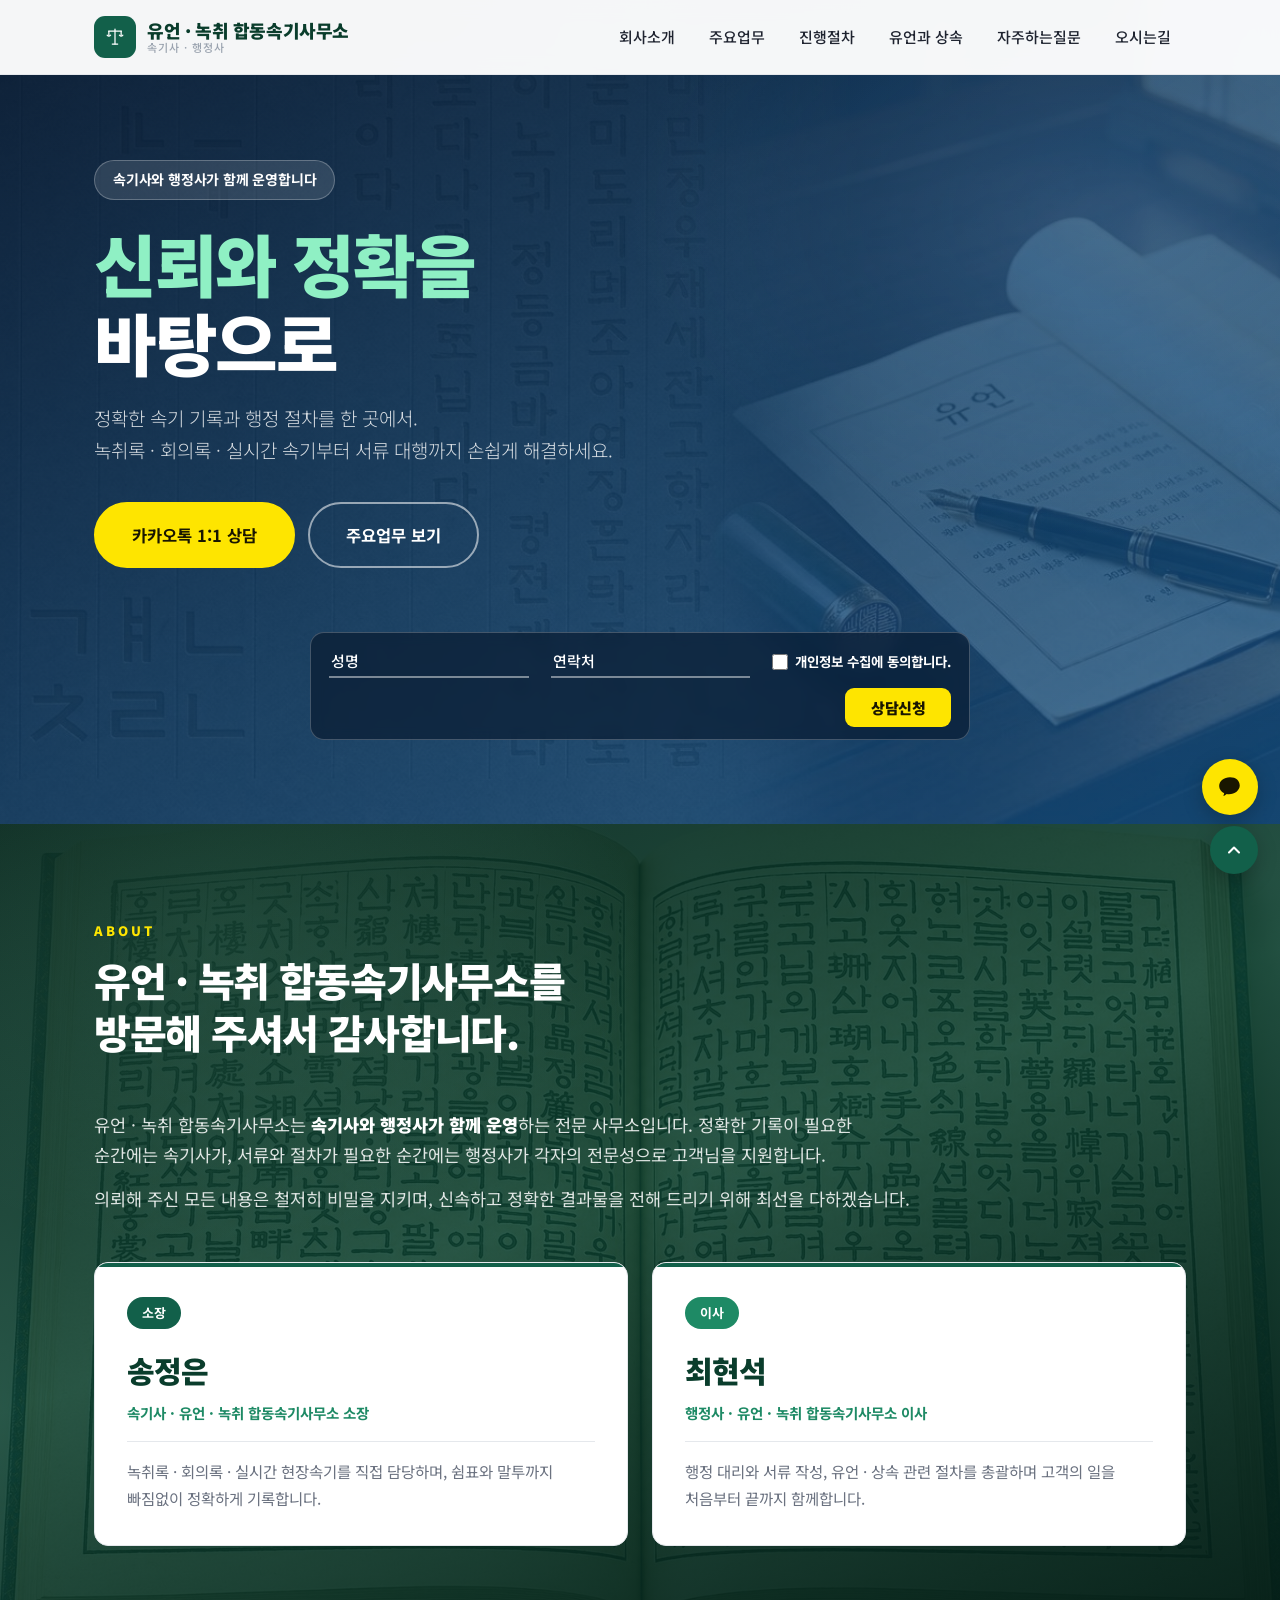
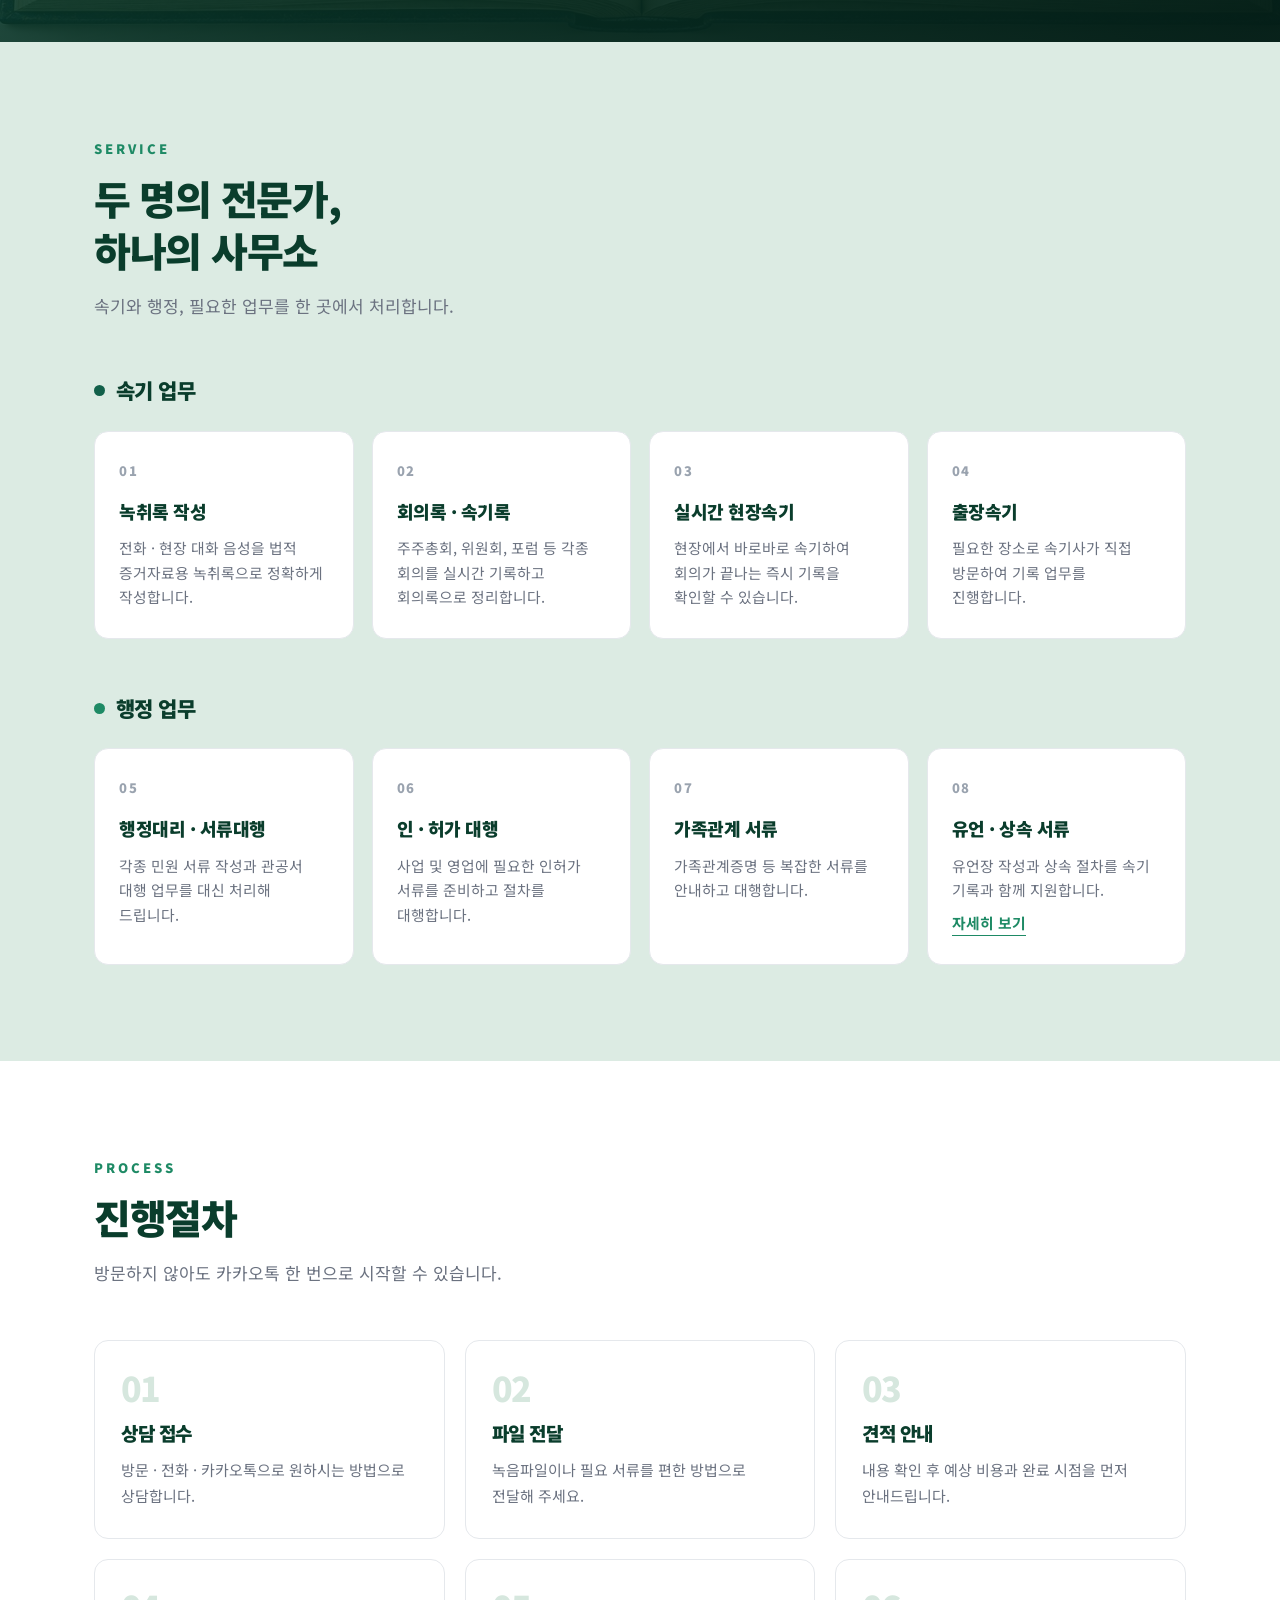
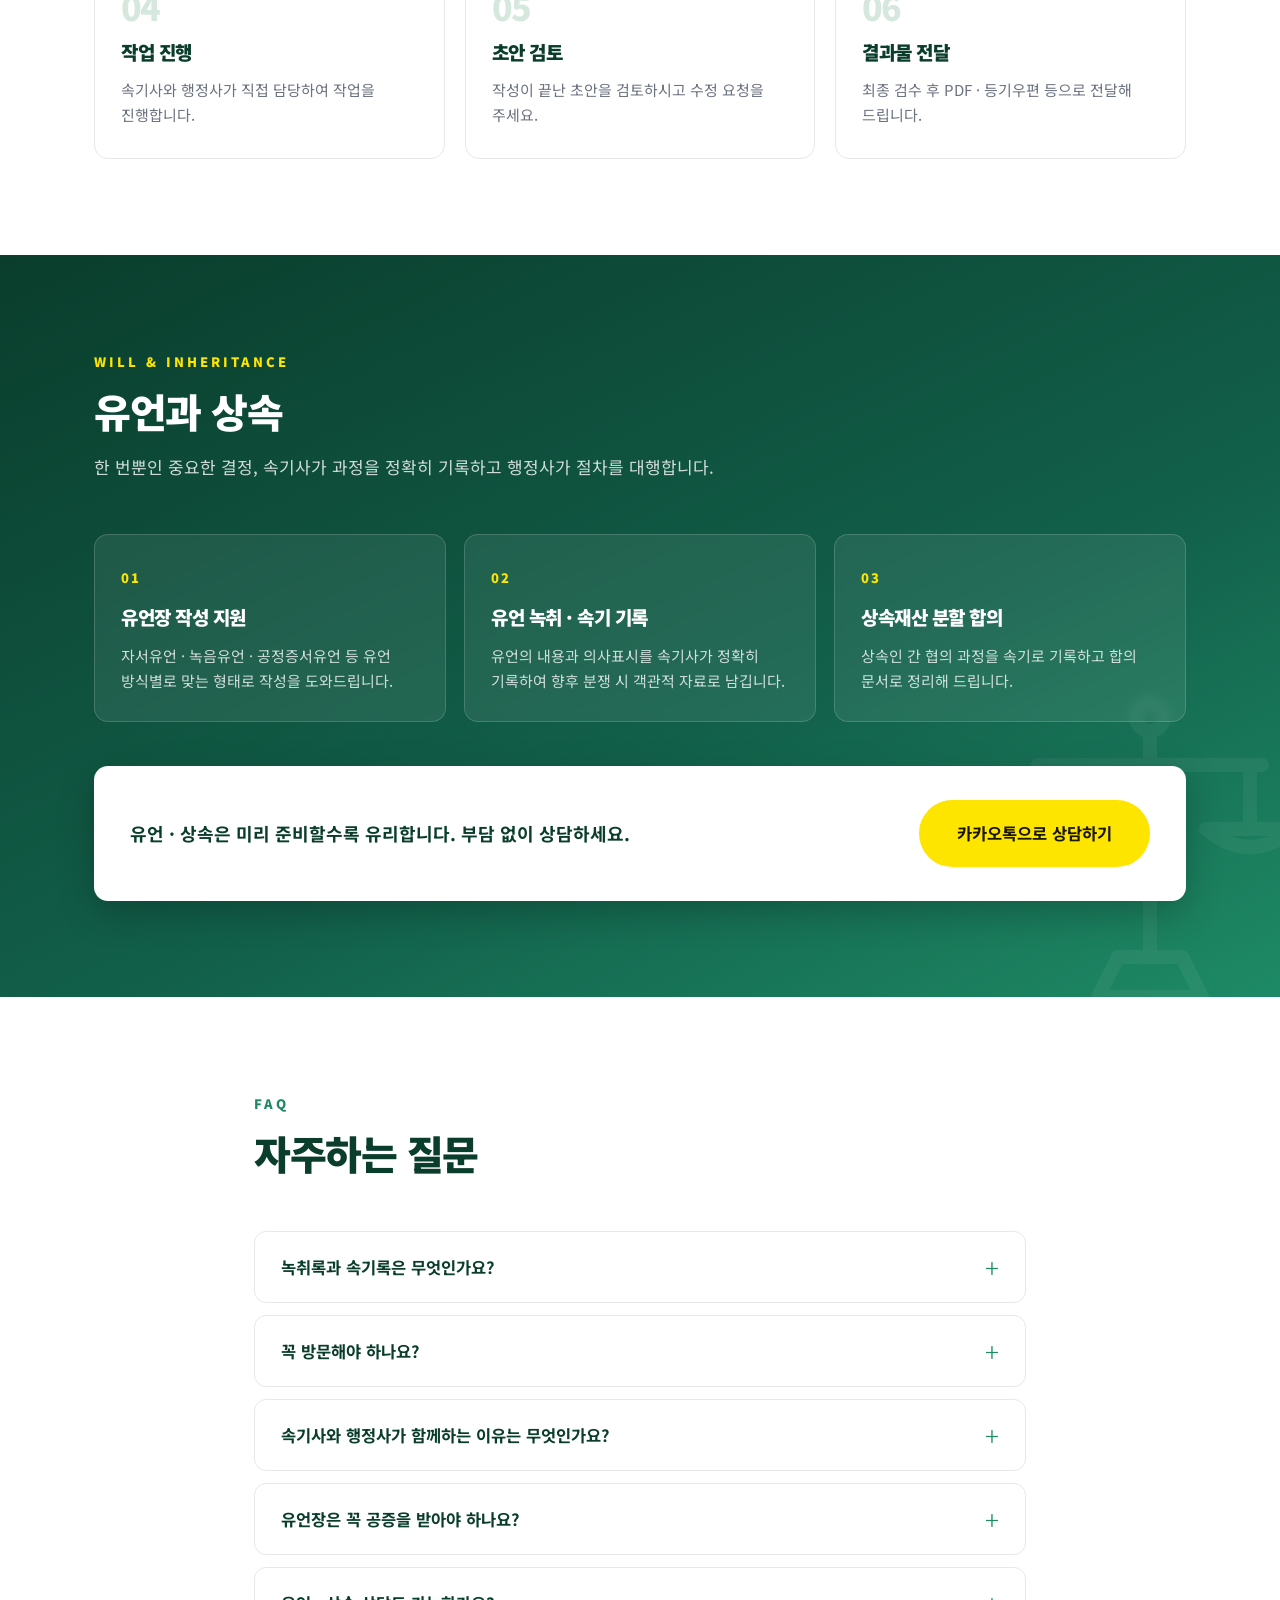
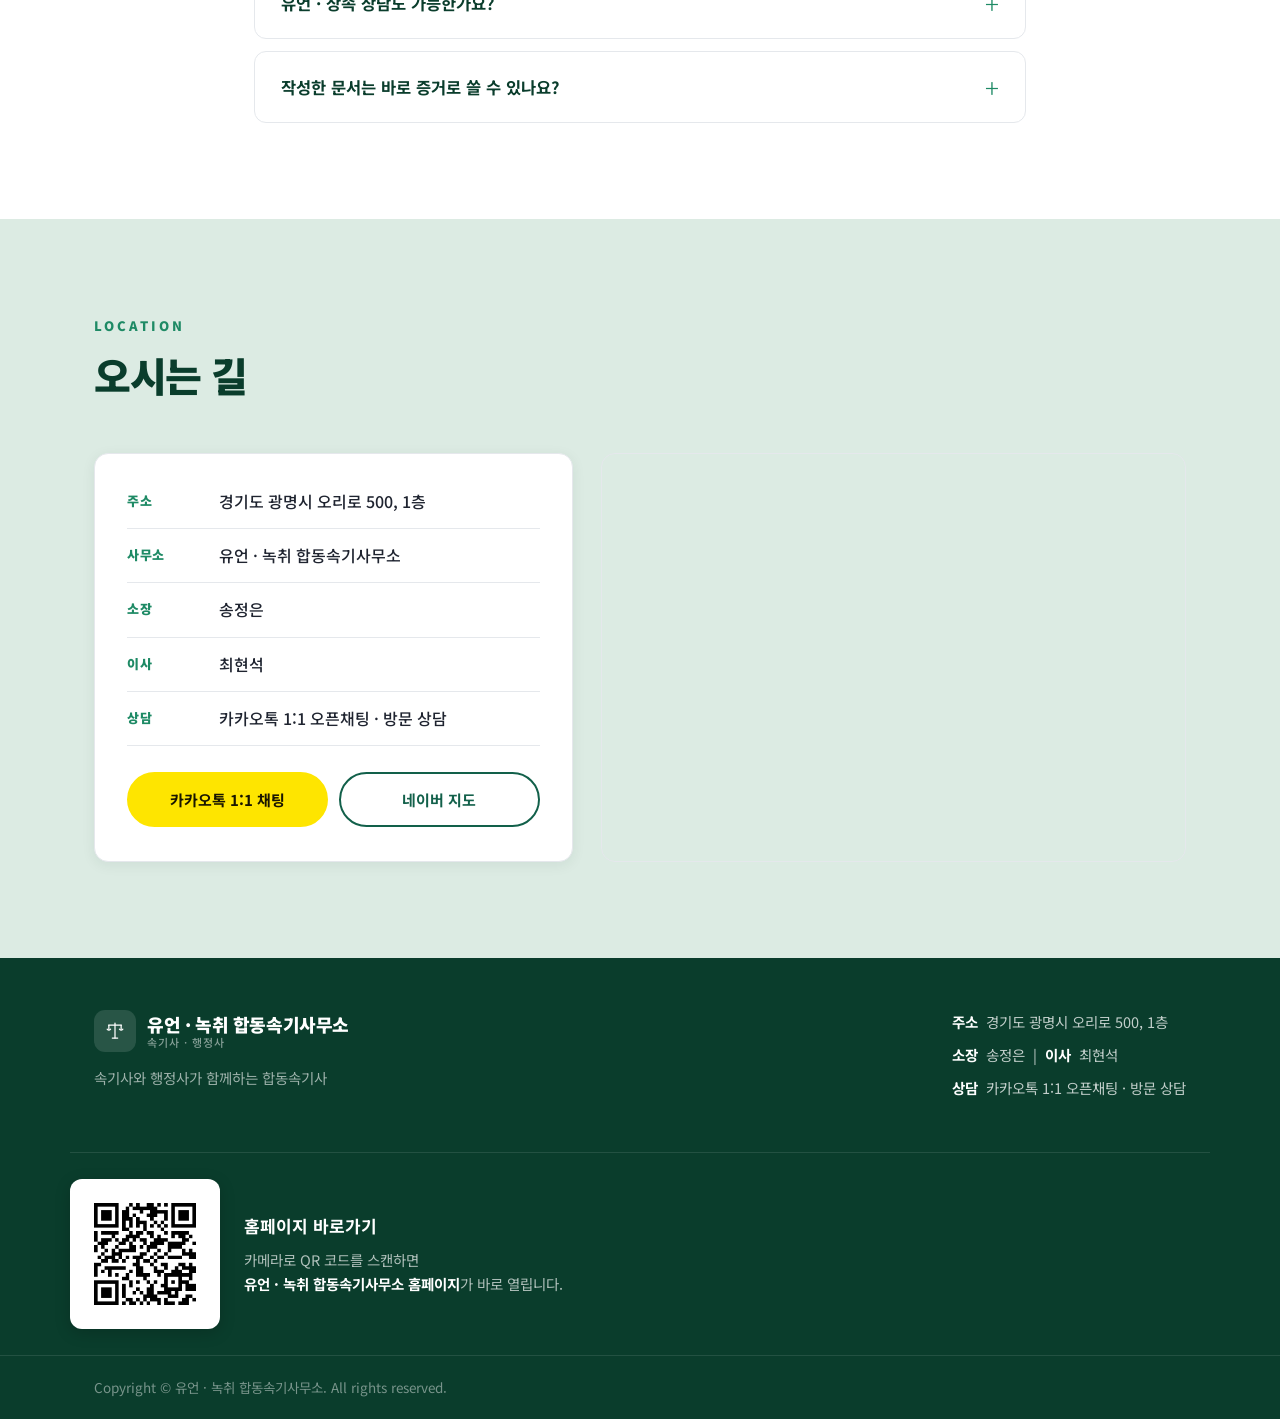
<file: index.html>
<!DOCTYPE html>
<html lang="ko">
<head>
<meta charset="UTF-8">
<meta name="viewport" content="width=device-width, initial-scale=1.0">
<title>유언 · 녹취 합동속기사무소 | 속기사와 행정사가 함께하는 합동속기사</title>
<meta name="description" content="속기사와 행정사가 함께 운영하는 유언 · 녹취 합동속기사무소. 녹취록·회의록·실시간 속기, 행정대리, 유언과 상속까지 one-stop으로 도와드립니다. 경기 광명시 오리로 500, 1층">

<!--
  ══════════════════════════════════════════════
  카카오톡 오픈채팅 URL 변경 방법
  ────────────────────────────────────────────────
  1) js/script.js 파일 맨 위의 KAKAO_CHAT_URL 값만 교체하면
     페이지 전체 카카오톡 버튼에 일괄 적용됩니다.
  ══════════════════════════════════════════════
-->

<link rel="preconnect" href="https://fonts.googleapis.com">
<link rel="preconnect" href="https://fonts.gstatic.com" crossorigin>
<link href="https://fonts.googleapis.com/css2?family=Noto+Sans+KR:wght@300;400;500;700;900&display=swap" rel="stylesheet">
<link rel="stylesheet" href="css/style.css?v=14">

<!-- 사이트를 열면 항상 첫 화면(상단)부터 보이도록
     1) 브라우저의 '이전 스크롤 위치 복원' 기능을 끈다.
     2) 외부 스크립트 캐시와 무관하게 이 문서 안에서 바로 상단으로 이동한다. -->
<script>
  if ('scrollRestoration' in history) history.scrollRestoration = 'manual';
  function __goTopNow() {
    if (location.hash && location.hash !== '#') return;
    try { window.scrollTo({ top: 0, left: 0, behavior: 'instant' }); }
    catch (e) { window.scrollTo(0, 0); }
  }
  window.addEventListener('load', __goTopNow);
  if (document.readyState === 'complete') __goTopNow();
</script>
</head>
<body id="top">

<!-- ========== 상단 헤더 ========== -->
<header class="header" id="header">
  <div class="container header__inner">
    <a href="#" class="logo">
      <span class="logo__mark"><svg viewBox="0 0 200 250" fill="none" stroke="currentColor" stroke-width="13" stroke-linecap="round" stroke-linejoin="round"><line x1="100" y1="42" x2="100" y2="198"/><line x1="36" y1="64" x2="164" y2="64"/><line x1="72" y1="198" x2="128" y2="198"/><line x1="36" y1="64" x2="36" y2="106"/><path d="M18 106 Q36 126 54 106"/><line x1="164" y1="64" x2="164" y2="106"/><path d="M146 106 Q164 126 182 106"/></svg></span>
      <span class="logo__text">
        <strong>유언 · 녹취 합동속기사무소</strong>
        <small>속기사 · 행정사</small>
      </span>
    </a>

    <nav class="nav" id="nav">
      <a href="#about">회사소개</a>
      <a href="#service">주요업무</a>
      <a href="#process">진행절차</a>
      <a href="#will">유언과 상속</a>
      <a href="#faq">자주하는질문</a>
      <a href="#location">오시는길</a>
    </nav>

    <button class="burger" id="burger" aria-label="메뉴 열기">
      <span></span><span></span><span></span>
    </button>
  </div>
</header>

<!-- ========== 메인 비주얼 ========== -->
<section class="hero">
  <div class="container hero__inner">
    <p class="hero__eyebrow">속기사와 행정사가 함께 운영합니다</p>
    <h1 class="hero__title">
      <em>신뢰와 정확을</em><br>
      바탕으로
    </h1>
    <p class="hero__desc">
      정확한 속기 기록과 행정 절차를 한 곳에서.<br>
      녹취록 · 회의록 · 실시간 속기부터 서류 대행까지 손쉽게 해결하세요.
    </p>
    <div class="hero__btns">
      <a href="kakao.html" class="btn btn--kakao btn--lg">카카오톡 1:1 상담</a>
      <a href="#service" class="btn btn--line btn--lg">주요업무 보기</a>
    </div>
  </div>

  <!-- 상담 입력창 : 히어로 오른쪽 하단에 배치 / 신청 시 메일 프로그램으로 전송 -->
  <div class="container hero-form-wrap">
    <form class="hero-form" id="consultForm" novalidate>
      <div class="hero-form__field">
        <label class="sr-only" for="cfName">성명</label>
        <input type="text" id="cfName" name="성명" placeholder="성명" autocomplete="name">
      </div>
      <div class="hero-form__field">
        <label class="sr-only" for="cfTel">연락처</label>
        <input type="tel" id="cfTel" name="연락처" placeholder="연락처" autocomplete="tel">
      </div>
      <label class="hero-form__agree" for="cfAgree">
        <input type="checkbox" id="cfAgree" name="개인정보수집동의" value="동의">
        <span>개인정보 수집에 동의합니다.</span>
      </label>
      <button type="submit" class="hero-form__submit">상담신청</button>
      <p class="hero-form__msg" id="consultMsg" role="status" aria-live="polite"></p>
    </form>
  </div>
</section>

<!-- ========== 회사소개 ========== -->
<section class="section" id="about">
  <div class="container">
    <div class="sec-head sec-head--light">
      <p class="sec-head__eyebrow">ABOUT</p>
      <h2 class="sec-head__title">유언 · 녹취 합동속기사무소를<br>방문해 주셔서 감사합니다.</h2>
    </div>

    <div class="about__text">
      <p>
        유언 · 녹취 합동속기사무소는 <strong>속기사와 행정사가 함께 운영</strong>하는 전문 사무소입니다.
        정확한 기록이 필요한 순간에는 속기사가, 서류와 절차가 필요한 순간에는 행정사가
        각자의 전문성으로 고객님을 지원합니다.
      </p>
      <p>
        의뢰해 주신 모든 내용은 철저히 비밀을 지키며, 신속하고 정확한 결과물을 전해 드리기 위해 최선을 다하겠습니다.
      </p>
    </div>

    <div class="people">
      <article class="person">
        <div class="person__badge">소장</div>
        <h3 class="person__name">송정은</h3>
        <p class="person__role">속기사 · 유언 · 녹취 합동속기사무소 소장</p>
        <p class="person__desc">
          녹취록 · 회의록 · 실시간 현장속기를 직접 담당하며,
          쉼표와 말투까지 빠짐없이 정확하게 기록합니다.
        </p>
      </article>

      <article class="person">
        <div class="person__badge person__badge--alt">이사</div>
        <h3 class="person__name">최현석</h3>
        <p class="person__role">행정사 · 유언 · 녹취 합동속기사무소 이사</p>
        <p class="person__desc">
          행정 대리와 서류 작성, 유언 · 상속 관련 절차를 총괄하며
          고객의 일을 처음부터 끝까지 함께합니다.
        </p>
      </article>
    </div>
  </div>
</section>

<!-- ========== 주요업무 ========== -->
<section class="section section--gray" id="service">
  <div class="container">
    <div class="sec-head">
      <p class="sec-head__eyebrow">SERVICE</p>
      <h2 class="sec-head__title">두 명의 전문가,<br>하나의 사무소</h2>
      <p class="sec-head__desc">속기와 행정, 필요한 업무를 한 곳에서 처리합니다.</p>
    </div>

    <div class="svc-group">
      <h3 class="svc-group__title"><span class="dot"></span>속기 업무</h3>
      <div class="cards">
        <div class="card">
          <div class="card__num">01</div>
          <h4>녹취록 작성</h4>
          <p>전화 · 현장 대화 음성을 법적 증거자료용 녹취록으로 정확하게 작성합니다.</p>
        </div>
        <div class="card">
          <div class="card__num">02</div>
          <h4>회의록 · 속기록</h4>
          <p>주주총회, 위원회, 포럼 등 각종 회의를 실시간 기록하고 회의록으로 정리합니다.</p>
        </div>
        <div class="card">
          <div class="card__num">03</div>
          <h4>실시간 현장속기</h4>
          <p>현장에서 바로바로 속기하여 회의가 끝나는 즉시 기록을 확인할 수 있습니다.</p>
        </div>
        <div class="card">
          <div class="card__num">04</div>
          <h4>출장속기</h4>
          <p>필요한 장소로 속기사가 직접 방문하여 기록 업무를 진행합니다.</p>
        </div>
      </div>
    </div>

    <div class="svc-group">
      <h3 class="svc-group__title"><span class="dot dot--alt"></span>행정 업무</h3>
      <div class="cards">
        <div class="card">
          <div class="card__num">05</div>
          <h4>행정대리 · 서류대행</h4>
          <p>각종 민원 서류 작성과 관공서 대행 업무를 대신 처리해 드립니다.</p>
        </div>
        <div class="card">
          <div class="card__num">06</div>
          <h4>인 · 허가 대행</h4>
          <p>사업 및 영업에 필요한 인허가 서류를 준비하고 절차를 대행합니다.</p>
        </div>
        <div class="card">
          <div class="card__num">07</div>
          <h4>가족관계 서류</h4>
          <p>가족관계증명 등 복잡한 서류를 안내하고 대행합니다.</p>
        </div>
        <div class="card">
          <div class="card__num">08</div>
          <h4>유언 · 상속 서류</h4>
          <p>유언장 작성과 상속 절차를 속기 기록과 함께 지원합니다. <a href="#will" class="card__link">자세히 보기</a></p>
        </div>
      </div>
    </div>
  </div>
</section>

<!-- ========== 진행절차 ========== -->
<section class="section" id="process">
  <div class="container">
    <div class="sec-head">
      <p class="sec-head__eyebrow">PROCESS</p>
      <h2 class="sec-head__title">진행절차</h2>
      <p class="sec-head__desc">방문하지 않아도 카카오톡 한 번으로 시작할 수 있습니다.</p>
    </div>

    <ol class="steps">
      <li class="step">
        <span class="step__num">01</span>
        <h4>상담 접수</h4>
        <p>방문 · 전화 · 카카오톡으로 원하시는 방법으로 상담합니다.</p>
      </li>
      <li class="step">
        <span class="step__num">02</span>
        <h4>파일 전달</h4>
        <p>녹음파일이나 필요 서류를 편한 방법으로 전달해 주세요.</p>
      </li>
      <li class="step">
        <span class="step__num">03</span>
        <h4>견적 안내</h4>
        <p>내용 확인 후 예상 비용과 완료 시점을 먼저 안내드립니다.</p>
      </li>
      <li class="step">
        <span class="step__num">04</span>
        <h4>작업 진행</h4>
        <p>속기사와 행정사가 직접 담당하여 작업을 진행합니다.</p>
      </li>
      <li class="step">
        <span class="step__num">05</span>
        <h4>초안 검토</h4>
        <p>작성이 끝난 초안을 검토하시고 수정 요청을 주세요.</p>
      </li>
      <li class="step">
        <span class="step__num">06</span>
        <h4>결과물 전달</h4>
        <p>최종 검수 후 PDF · 등기우편 등으로 전달해 드립니다.</p>
      </li>
    </ol>
  </div>
</section>

<!-- ========== 유언과 상속 (하단 페이지) ========== -->
<section class="section will" id="will">
  <div class="container">
    <div class="sec-head sec-head--light">
      <p class="sec-head__eyebrow">WILL &amp; INHERITANCE</p>
      <h2 class="sec-head__title">유언과 상속</h2>
      <p class="sec-head__desc">
        한 번뿐인 중요한 결정, 속기사가 과정을 정확히 기록하고 행정사가 절차를 대행합니다.
      </p>
    </div>

    <div class="will__grid">
      <article class="will-item">
        <span class="will-item__no">01</span>
        <h4>유언장 작성 지원</h4>
        <p>자서유언 · 녹음유언 · 공정증서유언 등 유언 방식별로 맞는 형태로 작성을 도와드립니다.</p>
      </article>
      <article class="will-item">
        <span class="will-item__no">02</span>
        <h4>유언 녹취 · 속기 기록</h4>
        <p>유언의 내용과 의사표시를 속기사가 정확히 기록하여 향후 분쟁 시 객관적 자료로 남깁니다.</p>
      </article>
      <article class="will-item">
        <span class="will-item__no">03</span>
        <h4>상속재산 분할 합의</h4>
        <p>상속인 간 협의 과정을 속기로 기록하고 합의 문서로 정리해 드립니다.</p>
      </article>
    </div>

    <div class="will__cta">
      <p>유언 · 상속은 미리 준비할수록 유리합니다. 부담 없이 상담하세요.</p>
      <a href="kakao.html" class="btn btn--kakao btn--lg">카카오톡으로 상담하기</a>
    </div>
  </div>
</section>

<!-- ========== 자주하는 질문 ========== -->
<section class="section" id="faq">
  <div class="container container--narrow">
    <div class="sec-head">
      <p class="sec-head__eyebrow">FAQ</p>
      <h2 class="sec-head__title">자주하는 질문</h2>
    </div>

    <div class="faq">
      <details class="faq__item">
        <summary>녹취록과 속기록은 무엇인가요?</summary>
        <div class="faq__body">
          <p>녹음기기나 휴대전화 등으로 녹음된 음성을 문서로 옮긴 것을 녹취록이라 하며, 회의나 강의 등을 속기사가 기록한 문서를 속기록이라 합니다. 공인된 속기사가 작성하여 날인하면 각종 수사·사법기관에 증거자료로 제출할 수 있습니다.</p>
        </div>
      </details>

      <details class="faq__item">
        <summary>꼭 방문해야 하나요?</summary>
        <div class="faq__body">
          <p>아니요. 카카오톡 1:1 오픈채팅 또는 전화로 상담 후 파일만 전달해 주셔도 됩니다. 방문 상담을 원하시는 경우 경기 광명시 오리로 500, 1층 사무소로 오시면 됩니다.</p>
        </div>
      </details>

      <details class="faq__item">
        <summary>속기사와 행정사가 함께하는 이유는 무엇인가요?</summary>
        <div class="faq__body">
          <p>의뢰 내용 중 상당수는 기록(속기)과 서류·절차(행정)가 함께 필요합니다. 두 전문가가 한 사무소에서 일하므로 여러 곳을 오가지 않고 한 번에 해결할 수 있습니다.</p>
        </div>
      </details>

      <details class="faq__item">
        <summary>유언장은 꼭 공증을 받아야 하나요?</summary>
        <div class="faq__body">
          <p>모든 유언에 공증이 필수는 아닙니다. 다만 법적 분쟁을 예방하려면 요건에 맞는 방식으로 작성하는 것이 좋습니다. 어떤 방식이 적합한지 상담을 통해 안내해 드립니다.</p>
        </div>
      </details>

      <details class="faq__item">
        <summary>유언 · 상속 상담도 가능한가요?</summary>
        <div class="faq__body">
          <p>네. 유언장 작성, 유언의 속기·녹취 기록까지 행정사가 직접 상담하고 진행합니다. <a href="#will">유언과 상속 안내</a>를 참고하세요.</p>
        </div>
      </details>

      <details class="faq__item">
        <summary>작성한 문서는 바로 증거로 쓸 수 있나요?</summary>
        <div class="faq__body">
          <p>유언 · 녹취 합동속기사무소에서 작성한 문서에는 속기사 자격 정보가 기재되고 페이지마다 직인이 날인되므로 별도 절차 없이 증거자료로 제출하실 수 있습니다.</p>
        </div>
      </details>
    </div>
  </div>
</section>

<!-- ========== 오시는 길 ========== -->
<section class="section section--gray" id="location">
  <div class="container">
    <div class="sec-head">
      <p class="sec-head__eyebrow">LOCATION</p>
      <h2 class="sec-head__title">오시는 길</h2>
    </div>

    <div class="loc">
      <div class="loc__info">
        <div class="loc__row">
          <span class="loc__label">주소</span>
          <p>경기도 광명시 오리로 500, 1층</p>
        </div>
        <div class="loc__row">
          <span class="loc__label">사무소</span>
          <p>유언 · 녹취 합동속기사무소</p>
        </div>
        <div class="loc__row">
          <span class="loc__label">소장</span>
          <p>송정은</p>
        </div>
        <div class="loc__row">
          <span class="loc__label">이사</span>
          <p>최현석</p>
        </div>
        <div class="loc__row">
          <span class="loc__label">상담</span>
          <p>카카오톡 1:1 오픈채팅 · 방문 상담</p>
        </div>

        <div class="loc__btns">
          <a href="kakao.html" class="btn btn--kakao">카카오톡 1:1 채팅</a>
          <a href="https://map.naver.com/p/search/%EA%B2%BD%EA%B8%B0%20%EA%B4%91%EB%AA%85%EC%8B%9C%20%EC%98%A4%EB%A6%AC%EB%A1%9C%20500" target="_blank" rel="noopener" class="btn btn--line">네이버 지도</a>
        </div>
      </div>

      <div class="loc__map">
        <iframe
          src="https://maps.google.com/maps?q=%EA%B2%BD%EA%B8%B0%20%EA%B4%91%EB%AA%85%EC%8B%9C%20%EC%98%A4%EB%A6%AC%EB%A1%9C%20500&t=&z=16&ie=UTF8&iwloc=&output=embed"
          loading="lazy" title="유언 · 녹취 합동속기사무소 위치"></iframe>
      </div>
    </div>
  </div>
</section>

<!-- ========== 푸터 ========== -->
<footer class="footer">
  <div class="container footer__inner">
    <div class="footer__brand">
      <div class="logo logo--footer">
        <span class="logo__mark"><svg viewBox="0 0 200 250" fill="none" stroke="currentColor" stroke-width="13" stroke-linecap="round" stroke-linejoin="round"><line x1="100" y1="42" x2="100" y2="198"/><line x1="36" y1="64" x2="164" y2="64"/><line x1="72" y1="198" x2="128" y2="198"/><line x1="36" y1="64" x2="36" y2="106"/><path d="M18 106 Q36 126 54 106"/><line x1="164" y1="64" x2="164" y2="106"/><path d="M146 106 Q164 126 182 106"/></svg></span>
        <span class="logo__text"><strong>유언 · 녹취 합동속기사무소</strong><small>속기사 · 행정사</small></span>
      </div>
      <p class="footer__tag">속기사와 행정사가 함께하는 합동속기사</p>
    </div>

    <div class="footer__info">
      <p><strong>주소</strong> 경기도 광명시 오리로 500, 1층</p>
      <p><strong>소장</strong> 송정은 &nbsp;|&nbsp; <strong>이사</strong> 최현석</p>
      <p><strong>상담</strong> 카카오톡 1:1 오픈채팅 · 방문 상담</p>
    </div>
  </div>

  <!-- QR 코드 : 홈페이지 바로가기 -->
  <div class="container footer__qr">
    <div class="qr-box">
      <img src="qrcode.png" alt="유언 · 녹취 합동속기사무소 홈페이지 QR 코드" width="130" height="130">
    </div>
    <div class="qr-text">
      <strong>홈페이지 바로가기</strong>
      <p>카메라로 QR 코드를 스캔하면<br><b>유언 · 녹취 합동속기사무소 홈페이지</b>가 바로 열립니다.</p>
    </div>
  </div>

  <div class="footer__bottom">
    <div class="container">
      <p>Copyright © 유언 · 녹취 합동속기사무소. All rights reserved.</p>
    </div>
  </div>
</footer>

<!-- ========== 플로팅 버튼 ========== -->
<div class="float">
  <a href="kakao.html" class="float__btn float__btn--kakao" aria-label="카카오톡 1:1 채팅">
    <svg viewBox="0 0 24 24" width="26" height="26" fill="currentColor"><path d="M12 3C6.48 3 2 6.58 2 11c0 2.82 1.86 5.29 4.66 6.69-.15.54-.55 1.98-.63 2.29-.09.36.13.35.28.26.12-.08 1.94-1.32 2.73-1.86.61.16 1.25.25 1.96.25 5.52 0 10-3.58 10-8S17.52 3 12 3z"/></svg>
  </a>
  <a href="#top" class="float__btn float__btn--top" aria-label="맨 위로">
    <svg viewBox="0 0 24 24" width="20" height="20" fill="none" stroke="currentColor" stroke-width="2.5" stroke-linecap="round" stroke-linejoin="round"><path d="M18 15l-6-6-6 6"/></svg>
  </a>
</div>

<script src="js/script.js?v=20261120c"></script>
</body>
</html>
</file>
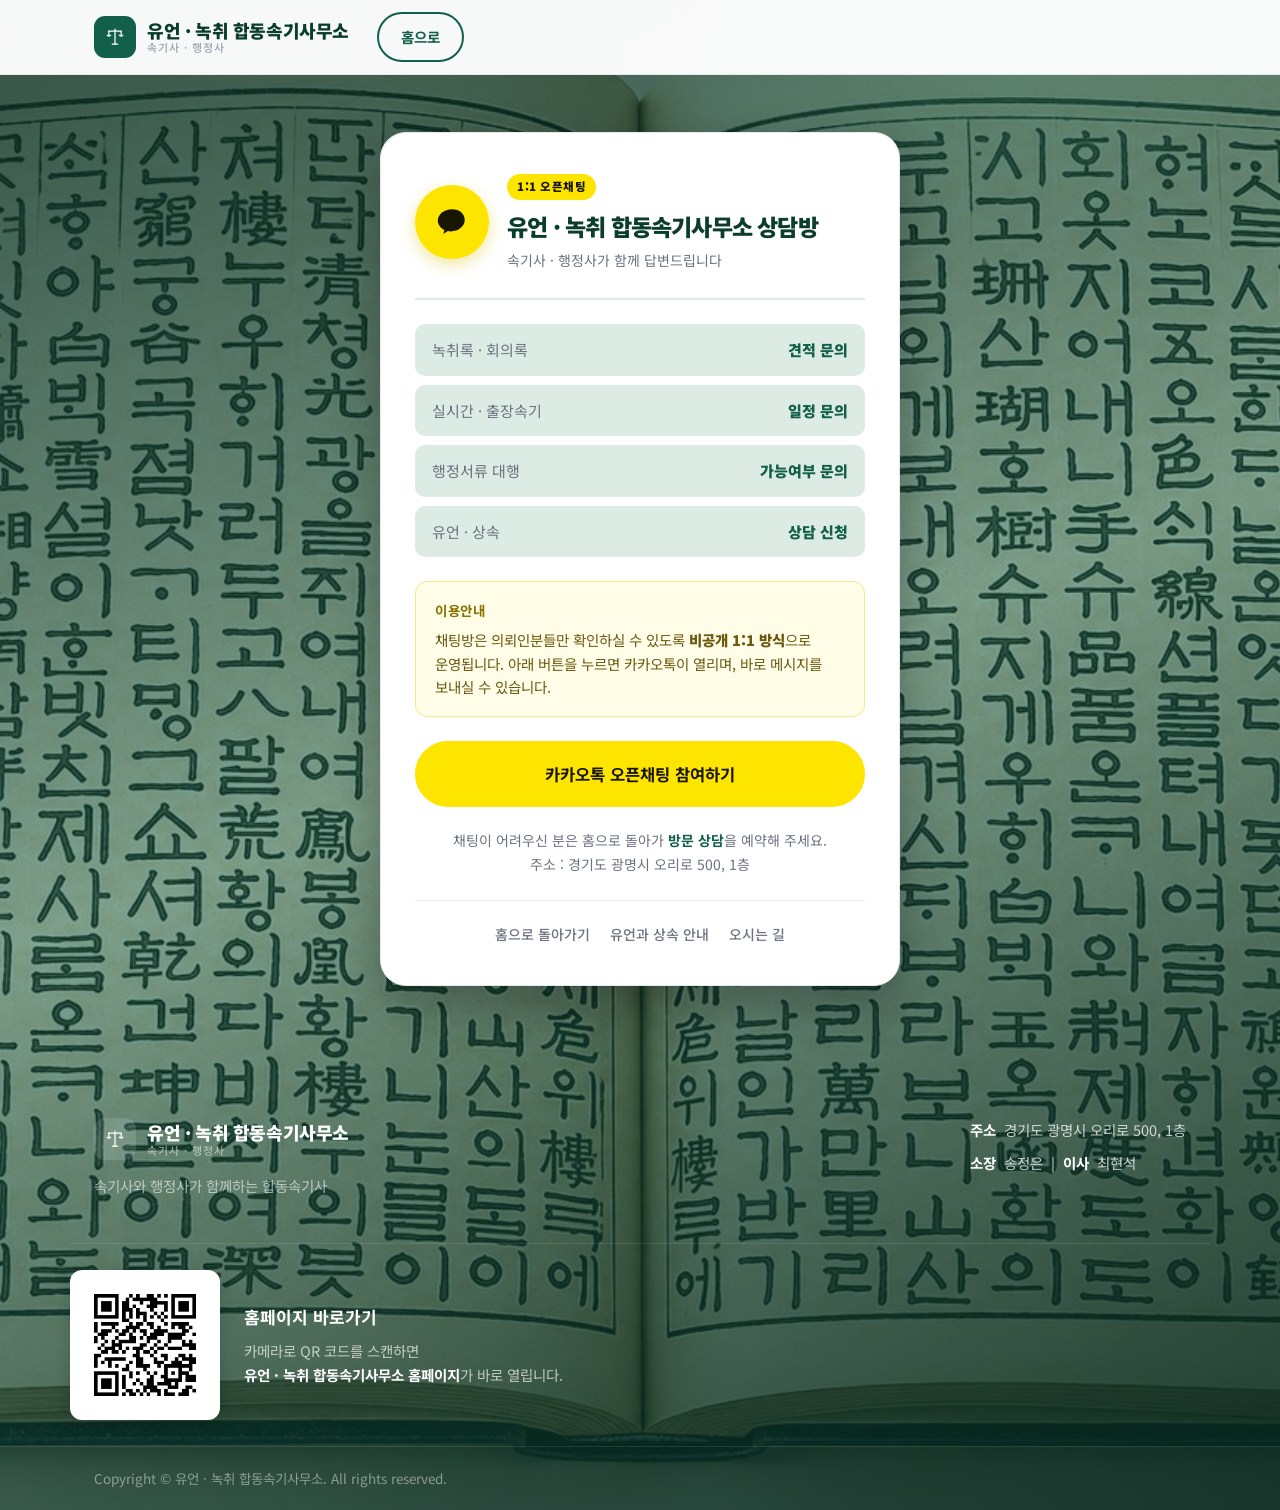
<file: kakao.html>
<!DOCTYPE html>
<html lang="ko">
<head>
<meta charset="UTF-8">
<meta name="viewport" content="width=device-width, initial-scale=1.0">
<title>카카오톡 1:1 오픈채팅 | 유언 · 녹취 합동속기사무소</title>
<meta name="description" content="유언 · 녹취 합동속기사무소 카카오톡 1:1 오픈채팅 상담방입니다.">

<link rel="preconnect" href="https://fonts.googleapis.com">
<link rel="preconnect" href="https://fonts.gstatic.com" crossorigin>
<link href="https://fonts.googleapis.com/css2?family=Noto+Sans+KR:wght@300;400;500;700;900&display=swap" rel="stylesheet">
<link rel="stylesheet" href="css/style.css?v=14">
<script>if('scrollRestoration' in history){history.scrollRestoration='manual';}</script>
</head>
<body class="kakao-page">

<header class="header">
  <div class="container header__inner">
    <a href="index.html" class="logo">
      <span class="logo__mark"><svg viewBox="0 0 200 250" fill="none" stroke="currentColor" stroke-width="13" stroke-linecap="round" stroke-linejoin="round"><line x1="100" y1="42" x2="100" y2="198"/><line x1="36" y1="64" x2="164" y2="64"/><line x1="72" y1="198" x2="128" y2="198"/><line x1="36" y1="64" x2="36" y2="106"/><path d="M18 106 Q36 126 54 106"/><line x1="164" y1="64" x2="164" y2="106"/><path d="M146 106 Q164 126 182 106"/></svg></span>
      <span class="logo__text"><strong>유언 · 녹취 합동속기사무소</strong><small>속기사 · 행정사</small></span>
    </a>
    <a href="index.html" class="btn btn--line header__cta">홈으로</a>
  </div>
</header>

<main class="kakao-main">

  <!-- 오픈채팅방 카드 -->
  <section class="chat-card">
    <div class="chat-card__top">
      <div class="chat-card__avatar">
        <svg viewBox="0 0 24 24" width="34" height="34" fill="currentColor"><path d="M12 3C6.48 3 2 6.58 2 11c0 2.82 1.86 5.29 4.66 6.69-.15.54-.55 1.98-.63 2.29-.09.36.13.35.28.26.12-.08 1.94-1.32 2.73-1.86.61.16 1.25.25 1.96.25 5.52 0 10-3.58 10-8S17.52 3 12 3z"/></svg>
      </div>
      <div class="chat-card__meta">
        <span class="chat-card__badge">1:1 오픈채팅</span>
        <h1>유언 · 녹취 합동속기사무소 상담방</h1>
        <p>속기사 · 행정사가 함께 답변드립니다</p>
      </div>
    </div>

    <ul class="chat-card__list">
      <li><span>녹취록 · 회의록</span><b>견적 문의</b></li>
      <li><span>실시간 · 출장속기</span><b>일정 문의</b></li>
      <li><span>행정서류 대행</span><b>가능여부 문의</b></li>
      <li><span>유언 · 상속</span><b>상담 신청</b></li>
    </ul>

    <div class="chat-card__note">
      <strong>이용안내</strong>
      <p>채팅방은 의뢰인분들만 확인하실 수 있도록 <b>비공개 1:1 방식</b>으로 운영됩니다.
      아래 버튼을 누르면 카카오톡이 열리며, 바로 메시지를 보내실 수 있습니다.</p>
    </div>

    <a href="#" class="btn btn--kakao btn--block btn--lg js-kakao-open">
      카카오톡 오픈채팅 참여하기
    </a>

    <p class="chat-card__tip">
      채팅이 어려우신 분은 홈으로 돌아가 <b>방문 상담</b>을 예약해 주세요.<br>
      주소 : 경기도 광명시 오리로 500, 1층
    </p>

    <div class="chat-card__links">
      <a href="index.html">홈으로 돌아가기</a>
      <a href="index.html#will">유언과 상속 안내</a>
      <a href="index.html#location">오시는 길</a>
    </div>
  </section>

</main>

<footer class="footer">
  <div class="container footer__inner">
    <div class="footer__brand">
      <div class="logo logo--footer">
        <span class="logo__mark"><svg viewBox="0 0 200 250" fill="none" stroke="currentColor" stroke-width="13" stroke-linecap="round" stroke-linejoin="round"><line x1="100" y1="42" x2="100" y2="198"/><line x1="36" y1="64" x2="164" y2="64"/><line x1="72" y1="198" x2="128" y2="198"/><line x1="36" y1="64" x2="36" y2="106"/><path d="M18 106 Q36 126 54 106"/><line x1="164" y1="64" x2="164" y2="106"/><path d="M146 106 Q164 126 182 106"/></svg></span>
        <span class="logo__text"><strong>유언 · 녹취 합동속기사무소</strong><small>속기사 · 행정사</small></span>
      </div>
      <p class="footer__tag">속기사와 행정사가 함께하는 합동속기사</p>
    </div>
    <div class="footer__info">
      <p><strong>주소</strong> 경기도 광명시 오리로 500, 1층</p>
      <p><strong>소장</strong> 송정은 &nbsp;|&nbsp; <strong>이사</strong> 최현석</p>
    </div>
  </div>

  <!-- QR 코드 : 홈페이지 바로가기 -->
  <div class="container footer__qr">
    <div class="qr-box">
      <img src="qrcode.png" alt="유언 · 녹취 합동속기사무소 홈페이지 QR 코드" width="130" height="130">
    </div>
    <div class="qr-text">
      <strong>홈페이지 바로가기</strong>
      <p>카메라로 QR 코드를 스캔하면<br><b>유언 · 녹취 합동속기사무소 홈페이지</b>가 바로 열립니다.</p>
    </div>
  </div>

  <div class="footer__bottom">
    <div class="container"><p>Copyright © 유언 · 녹취 합동속기사무소. All rights reserved.</p></div>
  </div>
</footer>

<script src="js/script.js?v=20261120c"></script>
</body>
</html>
</file>
<file: css/style.css>
/* ══════════════════════════════════════
   유언 · 녹취 합동속기사무소 - style.css
   녹색 그러데이션 + 법원 문양 테마
   ══════════════════════════════════════ */

:root{
  --green:      #12604A;   /* 기본 녹색 */
  --green-dk:   #0A3D2C;   /* 진한 녹색 */
  --green-lt:   #1E8A65;   /* 밝은 녹색 */
  --green-xlt:  #8FF0C4;   /* 어두운 배경 위 포인트 */
  --kakao:      #FEE500;
  --kakao-dk:   #D5C400;
  --ink:        #1F2430;
  --gray:       #6B7280;
  --gray-lt:    #9AA3AF;
  --line:       #E5E8EC;
  --bg-green:   #DCEBE3;   /* 교차 섹션 배경 */
  --white:      #fff;
  --radius:     14px;
  --shadow:     0 6px 24px rgba(10,61,44,.10);
  --wrap:       1140px;
}

*,*::before,*::after{box-sizing:border-box;margin:0;padding:0}

html{scroll-behavior:smooth;scroll-padding-top:88px}

body{
  font-family:'Noto Sans KR',-apple-system,BlinkMacSystemFont,'Malgun Gothic',sans-serif;
  color:var(--ink);
  line-height:1.7;
  -webkit-font-smoothing:antialiased;
  word-break:keep-all;
  /* ── 바탕화면: 녹색 그러데이션 ── */
  background:linear-gradient(180deg,#E9F4EE 0%,#F3FAF6 30%,#E4F0EA 62%,#EAF5EF 100%);
  background-attachment:fixed;
}

a{color:inherit;text-decoration:none}
img,iframe{max-width:100%;border:0}
ul,ol{list-style:none}

.container{width:100%;max-width:var(--wrap);margin:0 auto;padding:0 24px}
.container--narrow{max-width:820px}

/* ── 버튼 ────────────────────────── */
.btn{
  display:inline-flex;align-items:center;justify-content:center;gap:8px;
  padding:13px 26px;border-radius:100px;font-size:15px;font-weight:700;
  border:2px solid transparent;cursor:pointer;transition:.22s;white-space:nowrap;
}
.btn--lg{padding:17px 36px;font-size:16.5px}
.btn--block{display:flex;width:100%}
.btn--kakao{background:var(--kakao);color:#191600;border-color:var(--kakao)}
.btn--kakao:hover{background:var(--kakao-dk);border-color:var(--kakao-dk);transform:translateY(-2px)}
.btn--line{background:transparent;color:var(--green);border-color:var(--green)}
.btn--line:hover{background:var(--green);color:#fff;transform:translateY(-2px)}

/* ── 헤더 ────────────────────────── */
.header{
  position:fixed;top:0;left:0;right:0;z-index:100;
  background:rgba(255,255,255,.96);backdrop-filter:blur(10px);
  border-bottom:1px solid var(--line);transition:.25s;
}
.header.is-scrolled{box-shadow:0 4px 20px rgba(0,0,0,.08)}
.header__inner{display:flex;align-items:center;height:74px;gap:28px}

.logo{display:flex;align-items:center;gap:11px;flex-shrink:0}
.logo__mark{
  width:42px;height:42px;border-radius:11px;background:var(--green);color:#fff;
  display:grid;place-items:center;flex-shrink:0;
}
.logo__mark svg{width:24px;height:24px;display:block}
.logo__text{display:flex;flex-direction:column;line-height:1.25}
.logo__text strong{font-size:18px;font-weight:900;color:var(--green-dk);letter-spacing:-.4px}
.logo__text small{font-size:11px;color:var(--gray-lt);font-weight:500;letter-spacing:1px}

.nav{display:flex;gap:4px;margin-left:auto}
.nav a{
  padding:9px 15px;font-size:15px;font-weight:500;color:var(--ink);
  border-radius:8px;transition:.18s;
}
.nav a:hover{background:rgba(18,96,74,.09);color:var(--green)}
.header__cta{padding:11px 22px;font-size:14.5px}

.burger{display:none;flex-direction:column;gap:5px;background:none;border:0;cursor:pointer;padding:6px}
.burger span{width:24px;height:2.5px;background:var(--green);border-radius:2px;transition:.25s}

/* ── 히어로 : 고서체 유언 문서 사진 + 남색 그러데이션 오버레이 ── */
.hero{
  position:relative;overflow:hidden;
  padding:160px 0 84px;
  background:
    radial-gradient(760px 520px at 86% 26%, rgba(140,200,255,.18), transparent 62%),
    linear-gradient(150deg, rgba(7,27,52,.93) 0%, rgba(14,60,102,.84) 52%, rgba(23,90,148,.76) 100%),
    url(../images/hero-bg.jpg) center center / cover no-repeat;
  background-color:#071B34;
}
.hero__inner{position:relative;z-index:2}

.hero__eyebrow{
  display:inline-block;padding:7px 18px;border-radius:100px;
  background:rgba(255,255,255,.12);border:1px solid rgba(255,255,255,.25);
  font-size:14px;font-weight:700;color:#fff;letter-spacing:-.2px;
}
.hero__title{
  margin:24px 0 20px;font-size:clamp(38px,6.4vw,68px);
  font-weight:900;line-height:1.16;letter-spacing:-2.4px;color:#fff;
}
.hero__title em{font-style:normal;color:var(--green-xlt);white-space:nowrap}
.hero__desc{font-size:clamp(16px,2vw,19px);color:rgba(255,255,255,.82);max-width:520px;font-weight:300}
.hero__btns{display:flex;flex-wrap:wrap;gap:13px;margin-top:36px}
.hero__btns .btn--line{color:#fff;border-color:rgba(255,255,255,.55)}
.hero__btns .btn--line:hover{background:#fff;color:var(--green-dk);border-color:#fff}

/* 접근용 : 화면에만 안 보이는 라벨 */
.sr-only{position:absolute;width:1px;height:1px;padding:0;margin:-1px;overflow:hidden;clip:rect(0,0,0,0);white-space:nowrap;border:0}

/* ── 히어로 상담 입력창 : 히어로 가운데 하단 · 컴팩트 ──
   position:relative + z-index:3 로 히어로의 다른 레이어보다 위에 뜨게 함
   (과거에는 절대배치 사진이 입력창을 덮어 클릭이 가로채이던 원인이었음) */
.hero-form-wrap{position:relative;z-index:3}
.hero-form{
  display:flex;flex-wrap:wrap;align-items:center;gap:10px 22px;
  margin:64px auto 0;max-width:660px;
  padding:12px 18px;border-radius:14px;
  background:rgba(4,17,35,.55);
  border:1px solid rgba(255,255,255,.22);
  -webkit-backdrop-filter:blur(6px);backdrop-filter:blur(6px);
}
.hero-form__field{flex:1 1 150px;min-width:130px}
.hero-form__field input{
  width:100%;padding:5px 2px;background:transparent;
  border:0;border-bottom:2px solid rgba(255,255,255,.45);
  color:#fff;font-family:inherit;font-size:15px;font-weight:700;
  outline:none;transition:border-color .2s;
}
.hero-form__field input::placeholder{color:#fff;font-weight:500}
.hero-form__field input:focus{border-bottom-color:var(--kakao)}
.hero-form__agree{
  display:flex;align-items:center;gap:7px;cursor:pointer;
  font-size:13.5px;font-weight:700;color:#fff;
  user-select:none;white-space:nowrap;
}
.hero-form__agree input{
  width:16px;height:16px;flex-shrink:0;cursor:pointer;
  accent-color:var(--kakao);
}
.hero-form__submit{
  margin-left:auto;padding:9px 26px;border:0;border-radius:9px;
  background:var(--kakao);color:#191600;
  font-family:inherit;font-size:15px;font-weight:900;letter-spacing:-.5px;
  cursor:pointer;transition:.2s;white-space:nowrap;
}
.hero-form__submit:hover{transform:translateY(-2px);box-shadow:0 10px 24px rgba(254,229,0,.35)}
.hero-form__submit:active{transform:translateY(0)}
.hero-form__submit:disabled{opacity:.65;cursor:default;transform:none;box-shadow:none}
/* 전송 결과 안내 (비어 있을 땐 숨겨서 세로 크기 유지) */
.hero-form__msg{
  flex:1 1 100%;margin:2px 0 0;
  font-size:13.5px;font-weight:700;letter-spacing:-.3px;color:#fff;
}
.hero-form__msg:empty{display:none}
.hero-form__msg.is-ok{color:#7CF0BE}
.hero-form__msg.is-err{color:#FFC9C9}
@media (max-width:560px){
  .hero-form{padding:12px 14px;gap:10px 14px}
  .hero-form__field{flex:1 1 100%}
  .hero-form__agree{flex:1 1 100%;white-space:normal}
  .hero-form__submit{margin-left:0;width:100%}
}

/* ── 섹션 공통 ───────────────────── */
.section{padding:96px 0}
.section--gray{background:var(--bg-green)}

.sec-head{margin-bottom:52px}
.sec-head__eyebrow{
  font-size:13px;font-weight:900;letter-spacing:3px;color:var(--green-lt);margin-bottom:12px;
}
.sec-head__title{font-size:clamp(28px,4vw,40px);font-weight:900;line-height:1.3;letter-spacing:-1.3px;color:var(--green-dk)}
.sec-head__desc{margin-top:16px;font-size:17px;color:var(--gray)}
.sec-head--light .sec-head__eyebrow{color:var(--kakao)}
.sec-head--light .sec-head__title{color:#fff}
.sec-head--light .sec-head__desc{color:rgba(255,255,255,.8)}

/* ── 회사소개 ────────────────────── */
/* 두 번째 화면 배경 : 고서체 한글 책 펼침면 + 녹색 그라데이션 오버레이 */
#about{
  position:relative;
  background:
    radial-gradient(720px 500px at 16% 14%, rgba(143,240,196,.08), transparent 62%),
    linear-gradient(160deg, rgba(6,38,28,.96) 0%, rgba(10,64,48,.87) 46%, rgba(4,30,23,.98) 100%),
    url(../images/book-bg.jpg) center center / cover no-repeat;
  background-color:#0A3D2C;
}
#about .about__text p{color:rgba(255,255,255,.86)}
#about .about__text strong{color:#fff;font-weight:900}

.about__text{max-width:820px;margin-bottom:48px}
.about__text p{font-size:17.5px;color:#3D4451;margin-bottom:14px}
.about__text strong{color:var(--green);font-weight:900}

.people{display:grid;grid-template-columns:repeat(2,1fr);gap:24px}
.person{
  background:#fff;border:1px solid var(--line);border-radius:var(--radius);
  padding:34px 32px;position:relative;overflow:hidden;transition:.25s;
}
.person::before{content:"";position:absolute;top:0;left:0;width:100%;height:4px;background:var(--green)}
.person:hover{transform:translateY(-5px);box-shadow:var(--shadow)}
.person__badge{
  display:inline-block;padding:5px 15px;border-radius:100px;
  background:var(--green);color:#fff;font-size:13px;font-weight:700;margin-bottom:16px;
}
.person__badge--alt{background:var(--green-lt)}
.person__name{font-size:30px;font-weight:900;letter-spacing:-1px;color:var(--green-dk);margin-bottom:5px}
.person__role{font-size:14.5px;color:var(--green-lt);font-weight:700;padding-bottom:16px;border-bottom:1px solid var(--line);margin-bottom:16px}
.person__desc{font-size:15.5px;color:var(--gray)}

/* ── 주요업무 ────────────────────── */
.svc-group{margin-bottom:52px}
.svc-group:last-child{margin-bottom:0}
.svc-group__title{
  display:flex;align-items:center;gap:11px;
  font-size:21px;font-weight:900;color:var(--green-dk);margin-bottom:22px;letter-spacing:-.6px;
}
.dot{width:11px;height:11px;border-radius:50%;background:var(--green);flex-shrink:0}
.dot--alt{background:var(--green-lt)}

.cards{display:grid;grid-template-columns:repeat(4,1fr);gap:18px}
.card{
  background:#fff;border:1px solid var(--line);border-radius:var(--radius);
  padding:28px 24px;transition:.25s;
}
.card:hover{transform:translateY(-5px);box-shadow:var(--shadow);border-color:transparent}
.card__num{font-size:13px;font-weight:900;color:var(--gray-lt);letter-spacing:1.5px;margin-bottom:14px}
.card h4{font-size:18px;font-weight:900;color:var(--green-dk);margin-bottom:10px;letter-spacing:-.5px}
.card p{font-size:14.8px;color:var(--gray);line-height:1.65}
.card__link{
  display:inline-block;margin-top:8px;font-weight:700;color:var(--green-lt);
  border-bottom:1.5px solid var(--green-lt);
}

/* ── 진행절차 ────────────────────── */
.steps{display:grid;grid-template-columns:repeat(3,1fr);gap:20px}
.step{
  position:relative;background:#fff;border:1px solid var(--line);
  border-radius:var(--radius);padding:30px 26px;transition:.25s;
}
.step:hover{border-color:var(--green);box-shadow:var(--shadow)}
.step__num{
  display:inline-block;font-size:34px;font-weight:900;color:#D6E7DE;
  line-height:1;margin-bottom:12px;letter-spacing:-2px;
}
.step:hover .step__num{color:var(--green-lt)}
.step h4{font-size:19px;font-weight:900;color:var(--green-dk);margin-bottom:8px;letter-spacing:-.5px}
.step p{font-size:15px;color:var(--gray)}

/* ── 유언과 상속 ─────────────────── */
.will{background:linear-gradient(155deg,#0A3D2C 0%,#12604A 60%,#1E8A65 100%);position:relative;overflow:hidden}
.will::after{
  content:"";position:absolute;right:-70px;bottom:-60px;width:400px;height:400px;
  background:url("data:image/svg+xml,%3Csvg xmlns='http://www.w3.org/2000/svg' viewBox='0 0 200 200' fill='none' stroke='%23ffffff' stroke-width='7' stroke-linecap='round' stroke-linejoin='round'%3E%3Cpath d='M74 170 L84 150 H116 L126 170 Z'/%3E%3Cline x1='100' y1='150' x2='100' y2='40'/%3E%3Ccircle cx='100' cy='30' r='7'/%3E%3Cline x1='44' y1='54' x2='156' y2='54'/%3E%3Cline x1='50' y1='54' x2='50' y2='86'/%3E%3Cpath d='M28 86 Q50 104 72 86 Z'/%3E%3Cline x1='150' y1='54' x2='150' y2='86'/%3E%3Cpath d='M128 86 Q150 104 172 86 Z'/%3E%3C/svg%3E") no-repeat center/contain;
  opacity:.05;pointer-events:none;
}
.will .container{position:relative;z-index:1}

.will__grid{display:grid;grid-template-columns:repeat(3,1fr);gap:18px}
.will-item{
  background:rgba(255,255,255,.08);border:1px solid rgba(255,255,255,.16);
  border-radius:var(--radius);padding:28px 26px;transition:.25s;backdrop-filter:blur(4px);
}
.will-item:hover{background:rgba(255,255,255,.15);transform:translateY(-5px)}
.will-item__no{
  display:inline-block;font-size:13px;font-weight:900;color:var(--kakao);
  letter-spacing:2px;margin-bottom:12px;
}
.will-item h4{font-size:19px;font-weight:900;color:#fff;margin-bottom:10px;letter-spacing:-.5px}
.will-item p{font-size:15px;color:rgba(255,255,255,.78);line-height:1.68}

.will__cta{
  margin-top:44px;background:#fff;border-radius:var(--radius);
  padding:34px 36px;display:flex;align-items:center;justify-content:space-between;gap:24px;flex-wrap:wrap;
  box-shadow:0 12px 36px rgba(0,0,0,.22);
}
.will__cta p{font-size:18px;font-weight:700;color:var(--green-dk)}

/* ── FAQ ─────────────────────────── */
.faq{display:flex;flex-direction:column;gap:12px}
.faq__item{
  background:#fff;border:1px solid var(--line);border-radius:12px;
  padding:0 26px;overflow:hidden;transition:.2s;
}
.faq__item[open]{border-color:var(--green);box-shadow:var(--shadow)}
.faq__item summary{
  list-style:none;cursor:pointer;padding:21px 0;
  font-size:16.5px;font-weight:700;color:var(--green-dk);
  display:flex;align-items:center;justify-content:space-between;gap:16px;
}
.faq__item summary::-webkit-details-marker{display:none}
.faq__item summary::after{
  content:"+";font-size:26px;font-weight:300;color:var(--green-lt);
  flex-shrink:0;transition:.25s;line-height:1;
}
.faq__item[open] summary::after{transform:rotate(45deg)}
.faq__body{padding:0 0 22px;border-top:1px solid var(--line);padding-top:16px}
.faq__body p{font-size:15.5px;color:var(--gray)}
.faq__body a{color:var(--green-lt);font-weight:700;border-bottom:1.5px solid var(--green-lt)}

/* ── 오시는 길 ───────────────────── */
.loc{display:grid;grid-template-columns:.9fr 1.1fr;gap:28px;align-items:stretch}
.loc__info{
  background:#fff;border:1px solid var(--line);border-radius:var(--radius);
  padding:34px 32px;box-shadow:0 3px 14px rgba(10,61,44,.07);
}
.loc__row{display:flex;gap:18px;padding:13px 0;border-bottom:1px solid var(--line)}
.loc__row:first-child{padding-top:0}
.loc__label{
  flex-shrink:0;width:74px;font-size:13px;font-weight:900;color:var(--green-lt);
  letter-spacing:.5px;padding-top:2px;
}
.loc__row p{font-size:16px;color:var(--ink);font-weight:500}
.loc__btns{display:flex;gap:11px;margin-top:26px;flex-wrap:wrap}
.loc__btns .btn{flex:1;min-width:150px}
.loc__map{border-radius:var(--radius);overflow:hidden;border:1px solid var(--line);min-height:340px}
.loc__map iframe{width:100%;height:100%;min-height:340px;display:block}

/* ── 푸터 ────────────────────────── */
.footer{background:var(--green-dk);color:rgba(255,255,255,.75)}
.footer__inner{
  display:flex;justify-content:space-between;gap:40px;flex-wrap:wrap;
  padding-top:52px;padding-bottom:44px;
}
.logo--footer .logo__mark{background:rgba(255,255,255,.12)}
.logo--footer .logo__text strong{color:#fff}
.logo--footer .logo__text small{color:rgba(255,255,255,.5)}
.footer__tag{margin-top:14px;font-size:14.5px;color:rgba(255,255,255,.6)}
.footer__info p{font-size:14.5px;margin-bottom:8px}
.footer__info strong{color:#fff;font-weight:700;margin-right:4px}
.footer__bottom{border-top:1px solid rgba(255,255,255,.1);padding:20px 0}
.footer__bottom p{font-size:13.5px;color:rgba(255,255,255,.45)}

/* ── 푸터 QR 코드 ── */
.footer__qr{
  display:flex;align-items:center;gap:24px;
  padding:26px 0;border-top:1px solid rgba(255,255,255,.1);
}
.qr-box{
  background:#fff;padding:10px;border-radius:12px;line-height:0;flex-shrink:0;
  box-shadow:0 4px 16px rgba(0,0,0,.18);
}
.qr-box img{display:block;width:130px;height:130px}
.qr-text strong{display:block;font-size:17px;color:#fff;margin-bottom:7px}
.qr-text p{font-size:14.5px;color:rgba(255,255,255,.68);line-height:1.65}
.qr-text p b{color:#fff;font-weight:700}
@media (max-width:520px){
  .footer__qr{flex-direction:column;text-align:center;gap:16px}
}

/* ── 플로팅 버튼 ─────────────────── */
.float{position:fixed;right:22px;bottom:26px;z-index:90;display:flex;flex-direction:column;gap:11px}
.float__btn{
  width:56px;height:56px;border-radius:50%;display:grid;place-items:center;
  box-shadow:0 6px 20px rgba(0,0,0,.22);transition:.22s;
}
.float__btn:hover{transform:translateY(-4px) scale(1.05)}
.float__btn--kakao{background:var(--kakao);color:#191600}
.float__btn--top{background:var(--green);color:#fff;width:48px;height:48px;align-self:flex-end}

/* ══════════════════════════════════
   카카오톡 오픈채팅 페이지
   ══════════════════════════════════ */
/* 두 번째 페이지 배경 : 고서체 한글 책 펼침면 + 녹색 그라데이션 오버레이 */
.kakao-page{
  background:
    radial-gradient(600px 400px at 80% 0%, rgba(143,240,196,.16), transparent 60%),
    linear-gradient(160deg, rgba(7,45,33,.82) 0%, rgba(16,92,70,.52) 48%, rgba(6,40,30,.9) 100%),
    url(../images/book-bg.jpg) center center / cover no-repeat;
  background-color:#0A3D2C;
  min-height:100vh;
}
/* 카카오톡 페이지 푸터만 배경을 비워 책 이미지가 페이지 전체에 이어지도록 */
.kakao-page .footer{background:transparent}
.kakao-main{padding:132px 0 80px}

.chat-card{
  max-width:520px;margin:0 auto;background:#fff;
  border-radius:26px;padding:38px 34px;
  box-shadow:0 18px 50px rgba(0,0,0,.3);border:1px solid var(--line);
}
.chat-card__top{display:flex;align-items:center;gap:18px;padding-bottom:26px;border-bottom:2px solid var(--bg-green)}
.chat-card__avatar{
  width:74px;height:74px;border-radius:50%;background:var(--kakao);color:#191600;
  display:grid;place-items:center;flex-shrink:0;box-shadow:0 5px 16px rgba(213,196,0,.4);
}
.chat-card__badge{
  display:inline-block;background:var(--kakao);color:#191600;
  font-size:11.5px;font-weight:900;padding:3px 10px;border-radius:100px;letter-spacing:.5px;
}
.chat-card__meta h1{font-size:23px;font-weight:900;color:var(--green-dk);margin:7px 0 3px;letter-spacing:-.8px}
.chat-card__meta p{font-size:14px;color:var(--gray)}

.chat-card__list{margin:24px 0;display:flex;flex-direction:column;gap:9px}
.chat-card__list li{
  display:flex;justify-content:space-between;align-items:center;
  background:var(--bg-green);border-radius:10px;padding:13px 17px;font-size:15px;
}
.chat-card__list span{color:var(--gray)}
.chat-card__list b{color:var(--green);font-weight:900}

.chat-card__note{
  background:#FFFCE8;border:1.5px solid #F7E98A;border-radius:12px;
  padding:17px 19px;margin-bottom:24px;
}
.chat-card__note strong{
  display:block;font-size:13.5px;color:#8A7400;letter-spacing:.5px;margin-bottom:6px;
}
.chat-card__note p{font-size:14.5px;color:#6B5A10;line-height:1.62}
.chat-card__note b{font-weight:900}

.chat-card__tip{
  text-align:center;font-size:14px;color:var(--gray);margin-top:22px;line-height:1.7;
}
.chat-card__tip b{color:var(--green);font-weight:700}

.chat-card__links{
  display:flex;justify-content:center;gap:20px;flex-wrap:wrap;
  margin-top:24px;padding-top:22px;border-top:1px solid var(--line);
}
.chat-card__links a{font-size:14px;color:var(--gray);font-weight:500;transition:.18s}
.chat-card__links a:hover{color:var(--green);font-weight:700}

/* ── 반응형 ──────────────────────── */
@media (max-width:1024px){
  .cards{grid-template-columns:repeat(2,1fr)}
  .steps{grid-template-columns:repeat(2,1fr)}
  .will__grid{grid-template-columns:repeat(2,1fr)}
  .loc{grid-template-columns:1fr}
}

@media (max-width:860px){
  .nav{
    position:fixed;top:74px;left:0;right:0;background:#fff;
    flex-direction:column;gap:0;padding:10px 20px 20px;
    border-bottom:1px solid var(--line);
    transform:translateY(-140%);transition:.3s;box-shadow:0 12px 30px rgba(0,0,0,.1);
    margin-left:0;
  }
  .nav.is-open{transform:translateY(0)}
  .nav a{padding:14px 6px;font-size:16px;border-bottom:1px solid var(--bg-green)}
  .burger{display:flex}
  .header__cta{margin-left:auto;padding:9px 17px;font-size:13.5px}

  .hero{padding:120px 0 70px}
  /* 좁은 화면 : 배경 사진 위에 한 겹 더 어둡게 덮어 흰 글씨 가독성 확보 */
  .hero::after{content:"";position:absolute;inset:0;background:rgba(7,27,52,.4);pointer-events:none}
  /* 좁은 화면 : 가운데 정렬 유지 + 아래로 내림 */
  .hero-form{margin:52px auto 0}
  .section{padding:66px 0}
  .people{grid-template-columns:1fr}
  .will__cta{flex-direction:column;text-align:center;align-items:stretch}
  .will__cta .btn{width:100%}
}

@media (max-width:560px){
  .cards,.steps,.will__grid{grid-template-columns:1fr}
  .hero__btns .btn{width:100%}
  .hero__title{letter-spacing:-1.5px}
  .chat-card{padding:30px 22px;border-radius:20px;margin:0 4px}
  .chat-card__top{flex-direction:column;text-align:center;gap:12px}
  .float{right:14px;bottom:18px}
  .float__btn{width:50px;height:50px}
  .footer__inner{flex-direction:column;gap:26px}
}

/* 아주 좁은 화면에서 로고명(유언 · 녹취 합동속기사무소)과 햄버거 메뉴가
   한 줄에 들어오도록 여백·글자를 약간 줄인다. 360px 이상은 영향 없음. */
@media (max-width:360px){
  .header__inner{gap:16px}
  .logo__text strong{font-size:16px}
}
</file>
